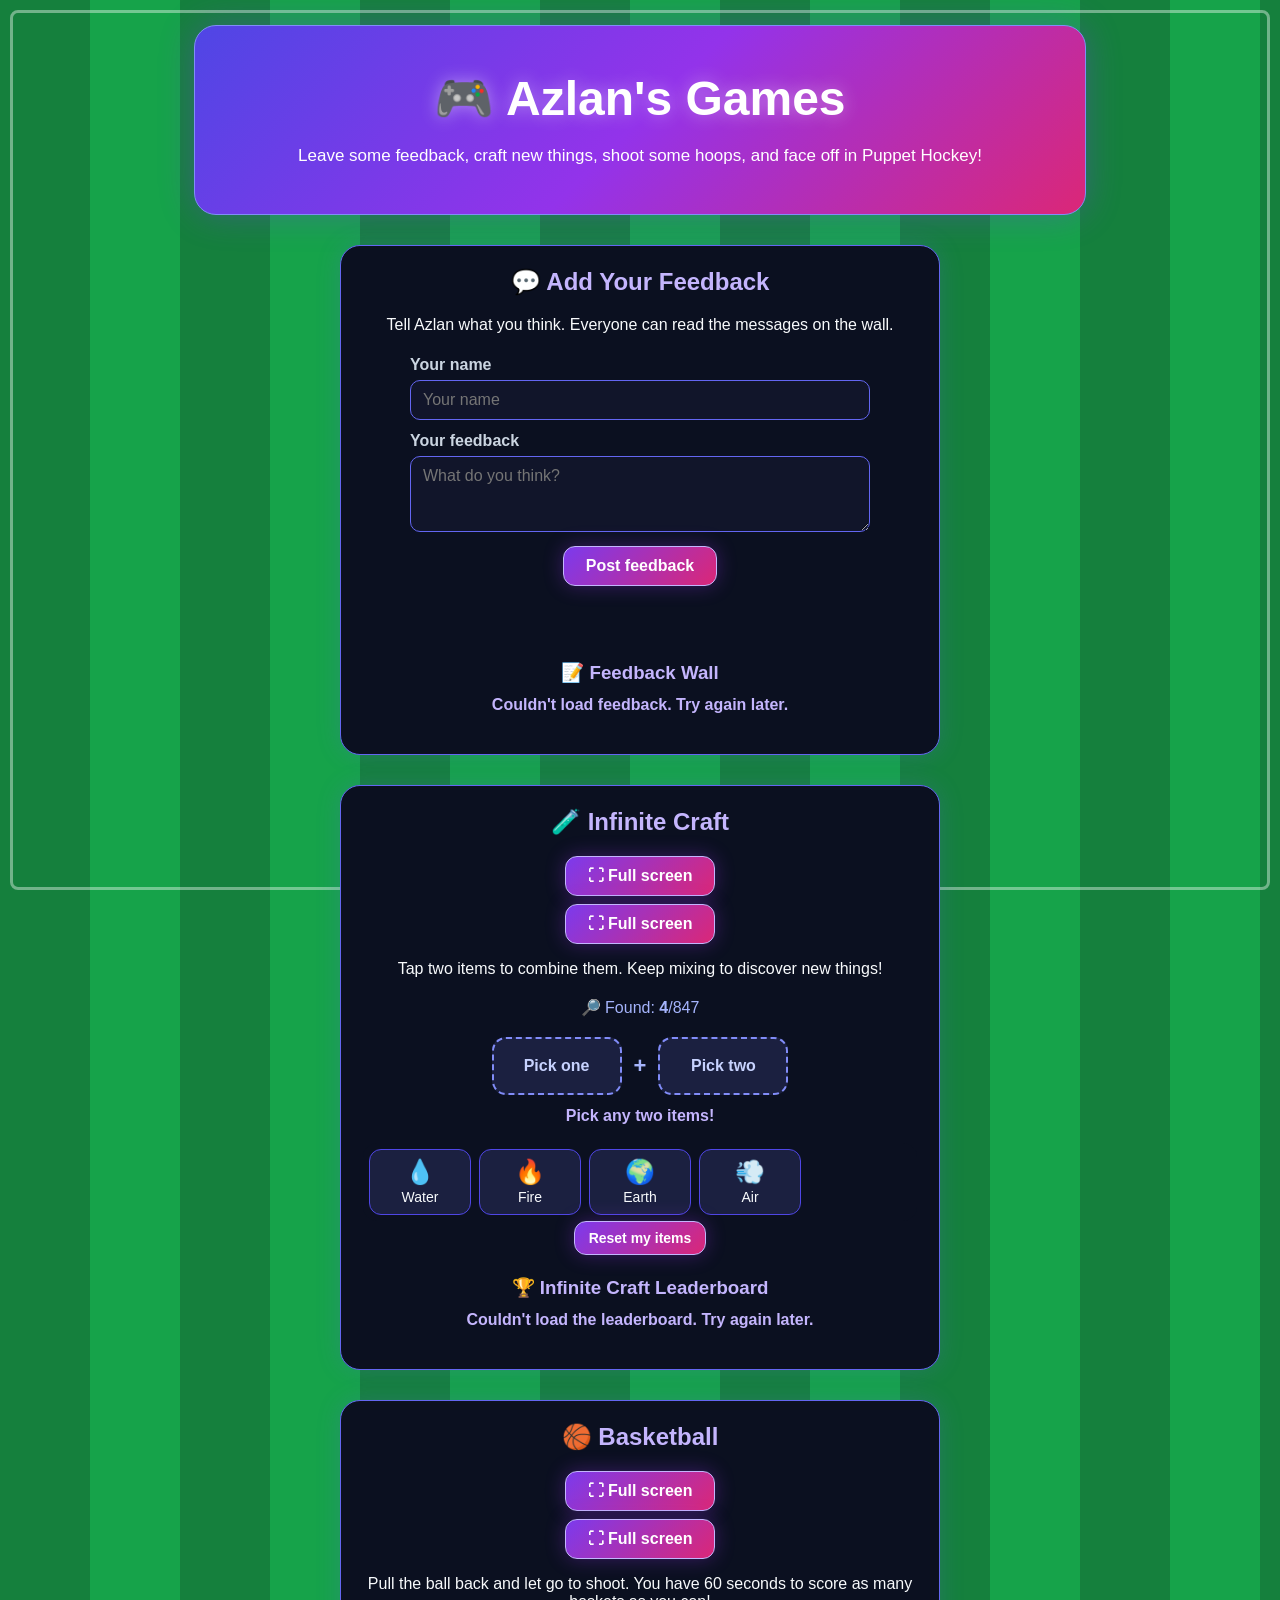
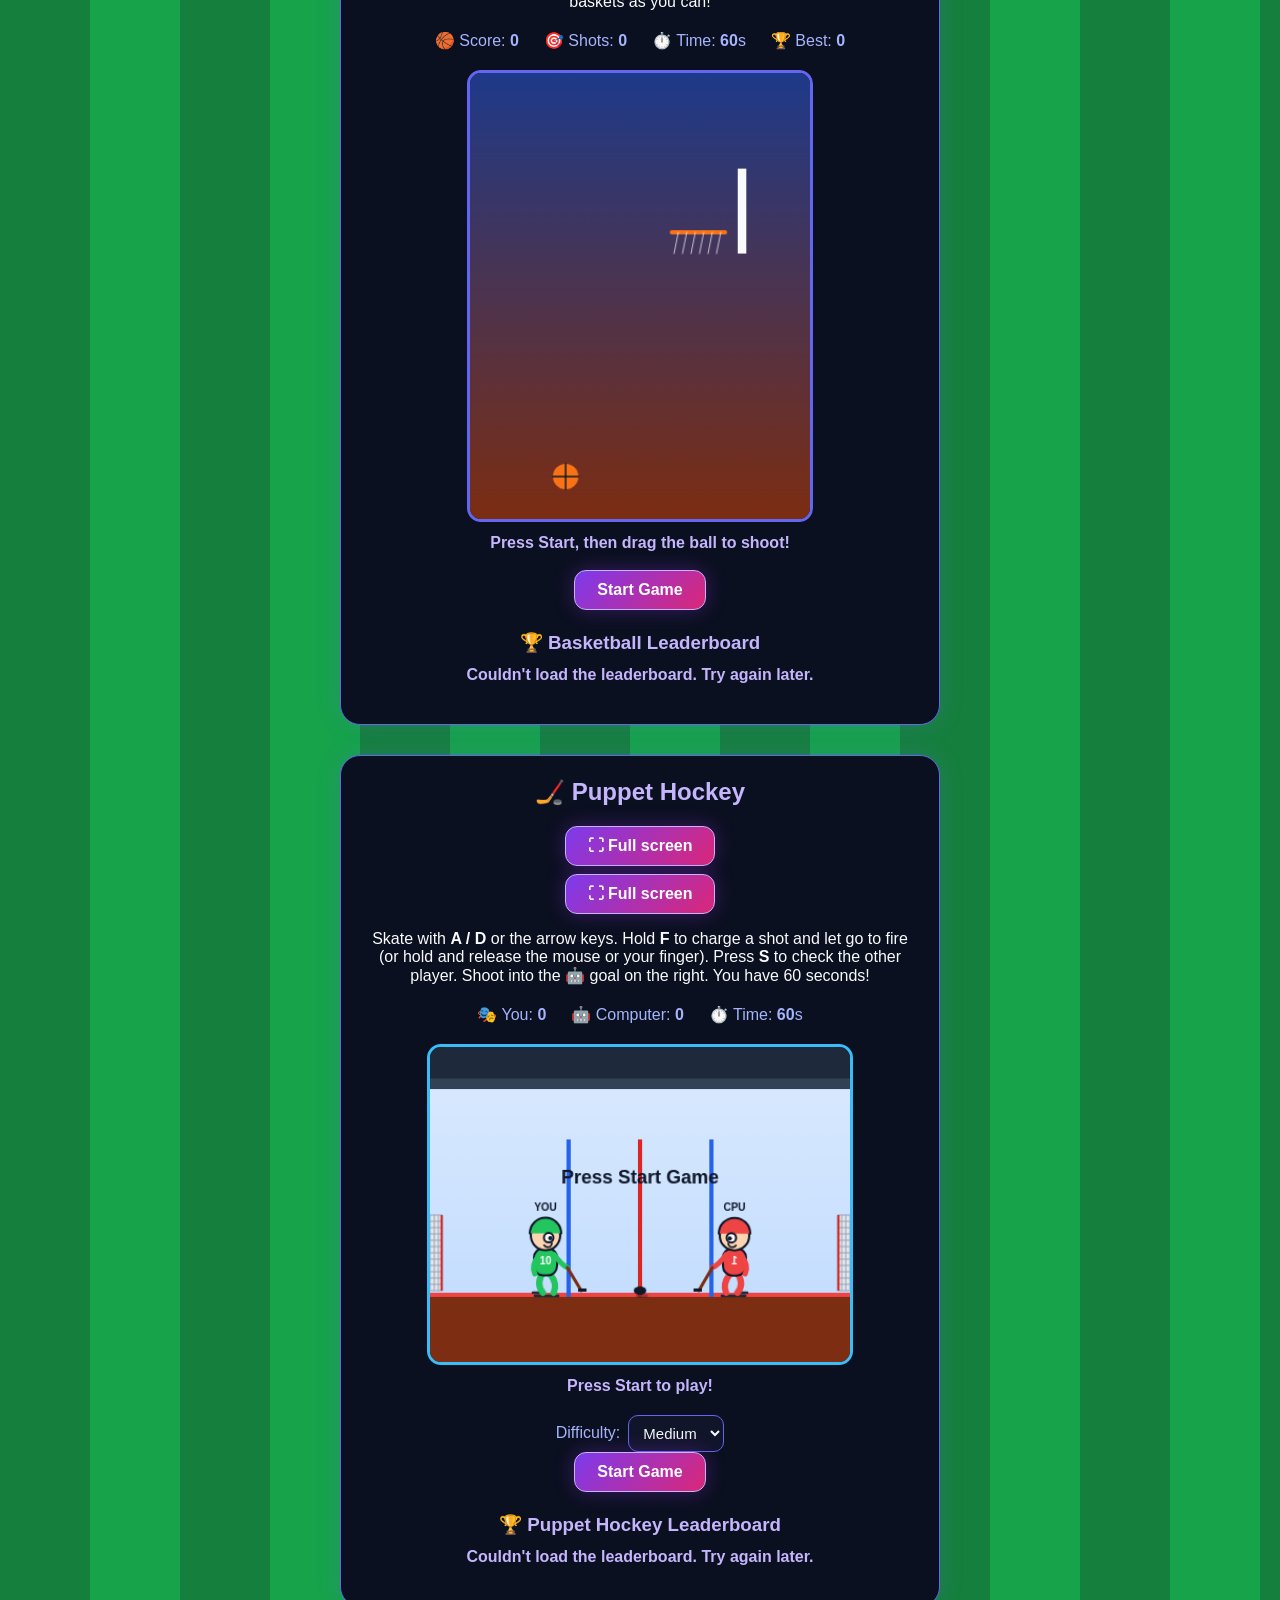
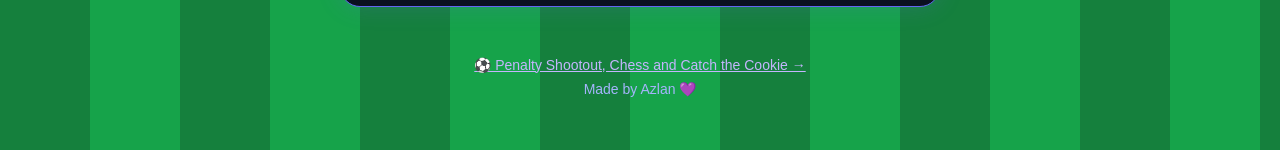
<file: index.html>
<!DOCTYPE html>
<html lang="en">
<head>
  <meta charset="UTF-8">
  <meta name="viewport" content="width=device-width, initial-scale=1.0">
  <title>Azlan's Games</title>
  <link rel="stylesheet" href="style.css?v=10">
  <link rel="stylesheet" href="pitch.css?v=1">
  <link rel="stylesheet" href="morethings/more.css?v=5">
  <link rel="stylesheet" href="fullscreen.css?v=1">
</head>
<body>

  <header>
    <h1>🎮 Azlan's Games</h1>
    <p>Leave some feedback, craft new things, shoot some hoops, and face off in Puppet Hockey!</p>
  </header>

  <!-- 💬 FEEDBACK WALL -->
  <section class="game-card">
    <h2>💬 Add Your Feedback</h2>
    <p>Tell Azlan what you think. Everyone can read the messages on the wall.</p>

    <form id="fbForm" class="fb-form">
      <label for="fbName">Your name</label>
      <input id="fbName" type="text" maxlength="30" placeholder="Your name" autocomplete="nickname">

      <label for="fbMessage">Your feedback</label>
      <textarea id="fbMessage" maxlength="300" rows="3" placeholder="What do you think?"></textarea>

      <button id="fbSubmit" type="submit">Post feedback</button>
      <p id="fbStatus" class="more-message" aria-live="polite"></p>
    </form>

    <h3>📝 Feedback Wall</h3>
    <p id="fbEmpty" class="more-message">Loading…</p>
    <ul id="fbList" class="fb-list"></ul>
  </section>

  <!-- 🧪 INFINITE CRAFT -->
  <section class="game-card">
    <h2>🧪 Infinite Craft</h2>
    <p>Tap two items to combine them. Keep mixing to discover new things!</p>

    <div class="game-stats">
      <span>🔎 Found: <strong id="craftCount">0</strong>/<span id="craftTotal">0</span></span>
    </div>

    <div class="craft-slots">
      <button id="craftA" type="button" class="craft-slot">Pick one</button>
      <span class="craft-plus">+</span>
      <button id="craftB" type="button" class="craft-slot">Pick two</button>
    </div>

    <p id="craftMsg" class="more-message" aria-live="polite">Pick any two items!</p>
    <div id="craftPantry" class="craft-pantry" role="group" aria-label="Your items"></div>
    <button id="craftReset" type="button" class="small-btn">Reset my items</button>

    <form id="crForm" class="fb-form" hidden>
      <label for="crName">You've found <span id="crCount">0</span> items! Enter your first name and last initial (like Bob S.):</label>
      <div class="inline-row">
        <input id="crName" type="text" maxlength="20" placeholder="e.g. Bob S." autocomplete="off">
        <button id="crSubmit" type="submit">Save score</button>
      </div>
      <p id="crFormStatus" class="more-message" aria-live="polite"></p>
    </form>

    <h3>🏆 Infinite Craft Leaderboard</h3>
    <p id="crBoardStatus" class="more-message">Loading…</p>
    <ol id="crBoard" class="leader-list"></ol>

  </section>

  <!-- 🏀 BASKETBALL -->
  <section class="game-card">
    <h2>🏀 Basketball</h2>
    <p>Pull the ball back and let go to shoot. You have 60 seconds to score as many baskets as you can!</p>

    <div class="game-stats">
      <span>🏀 Score: <strong id="bballScore">0</strong></span>
      <span>🎯 Shots: <strong id="bballShots">0</strong></span>
      <span>⏱️ Time: <strong id="bballTime">60</strong>s</span>
      <span>🏆 Best: <strong id="bballBest">0</strong></span>
    </div>

    <canvas id="bballCanvas" class="more-canvas" width="320" height="420"
      aria-label="Basketball. Drag the ball down and let go to shoot."></canvas>

    <p id="bballMessage" class="more-message" aria-live="polite">Press Start, then drag the ball to shoot!</p>
    <button id="bballStart" type="button">Start Game</button>

    <form id="bbForm" class="fb-form" hidden>
      <label for="bbName">You scored <span id="bbYouScore">0</span>! Enter your first name and last initial (like Bob S.):</label>
      <div class="inline-row">
        <input id="bbName" type="text" maxlength="20" placeholder="e.g. Bob S." autocomplete="off">
        <button id="bbSubmit" type="submit">Save score</button>
      </div>
      <p id="bbFormStatus" class="more-message" aria-live="polite"></p>
    </form>

    <h3>🏆 Basketball Leaderboard</h3>
    <p id="bbBoardStatus" class="more-message">Loading…</p>
    <ol id="bbBoard" class="leader-list"></ol>
  </section>

  <!-- 🏒 PUPPET HOCKEY -->
  <section class="game-card">
    <h2>🏒 Puppet Hockey</h2>
    <p>Skate with <strong>A / D</strong> or the arrow keys. Hold <strong>F</strong> to charge a shot and let go to fire (or hold and release the mouse or your finger). Press <strong>S</strong> to check the other player. Shoot into the 🤖 goal on the right. You have 60 seconds!</p>

    <div class="game-stats">
      <span>🎭 You: <strong id="hkYou">0</strong></span>
      <span>🤖 Computer: <strong id="hkAi">0</strong></span>
      <span>⏱️ Time: <strong id="hkTime">60</strong>s</span>
    </div>

    <canvas id="hockeyCanvas" class="more-canvas" width="400" height="300"
      tabindex="0" aria-label="Puppet hockey. Use A and D to skate, hold F to shoot, and S to check."></canvas>

    <p id="hkMessage" class="more-message" aria-live="polite">Press Start to play!</p>
    <div class="level-row">
      <label for="hkLevel">Difficulty:</label>
      <select id="hkLevel">
        <option value="easy">Easy</option>
        <option value="medium" selected>Medium</option>
        <option value="hard">Hard</option>
      </select>
    </div>
    <button id="hkStart" type="button">Start Game</button>

    <form id="hkForm" class="fb-form" hidden>
      <label for="hkName">You scored <span id="hkYouScore">0</span>! Enter your first name and last initial (like Bob S.):</label>
      <div class="inline-row">
        <input id="hkName" type="text" maxlength="20" placeholder="e.g. Bob S." autocomplete="off">
        <button id="hkSubmit" type="submit">Save score</button>
      </div>
      <p id="hkFormStatus" class="more-message" aria-live="polite"></p>
    </form>

    <h3>🏆 Puppet Hockey Leaderboard</h3>
    <p id="hkBoardStatus" class="more-message">Loading…</p>
    <ol id="hkBoard" class="leader-list"></ol>
  </section>

  <footer>
    <p><a href="otherstuff/">⚽ Penalty Shootout, Chess and Catch the Cookie →</a></p>
    <p>Made by Azlan 💜</p>
  </footer>

  <script src="config.js?v=1"></script>
  <script src="fullscreen.js?v=1"></script>
  <script src="board.js?v=1"></script>
  <script src="fullscreen.js?v=1"></script>
  <script src="morethings/more.js?v=4"></script>
  <script src="morethings/craft.js?v=4"></script>
  <script src="morethings/basketball.js?v=2"></script>
  <script src="morethings/hockey.js?v=3"></script>
</body>
</html>
</file>
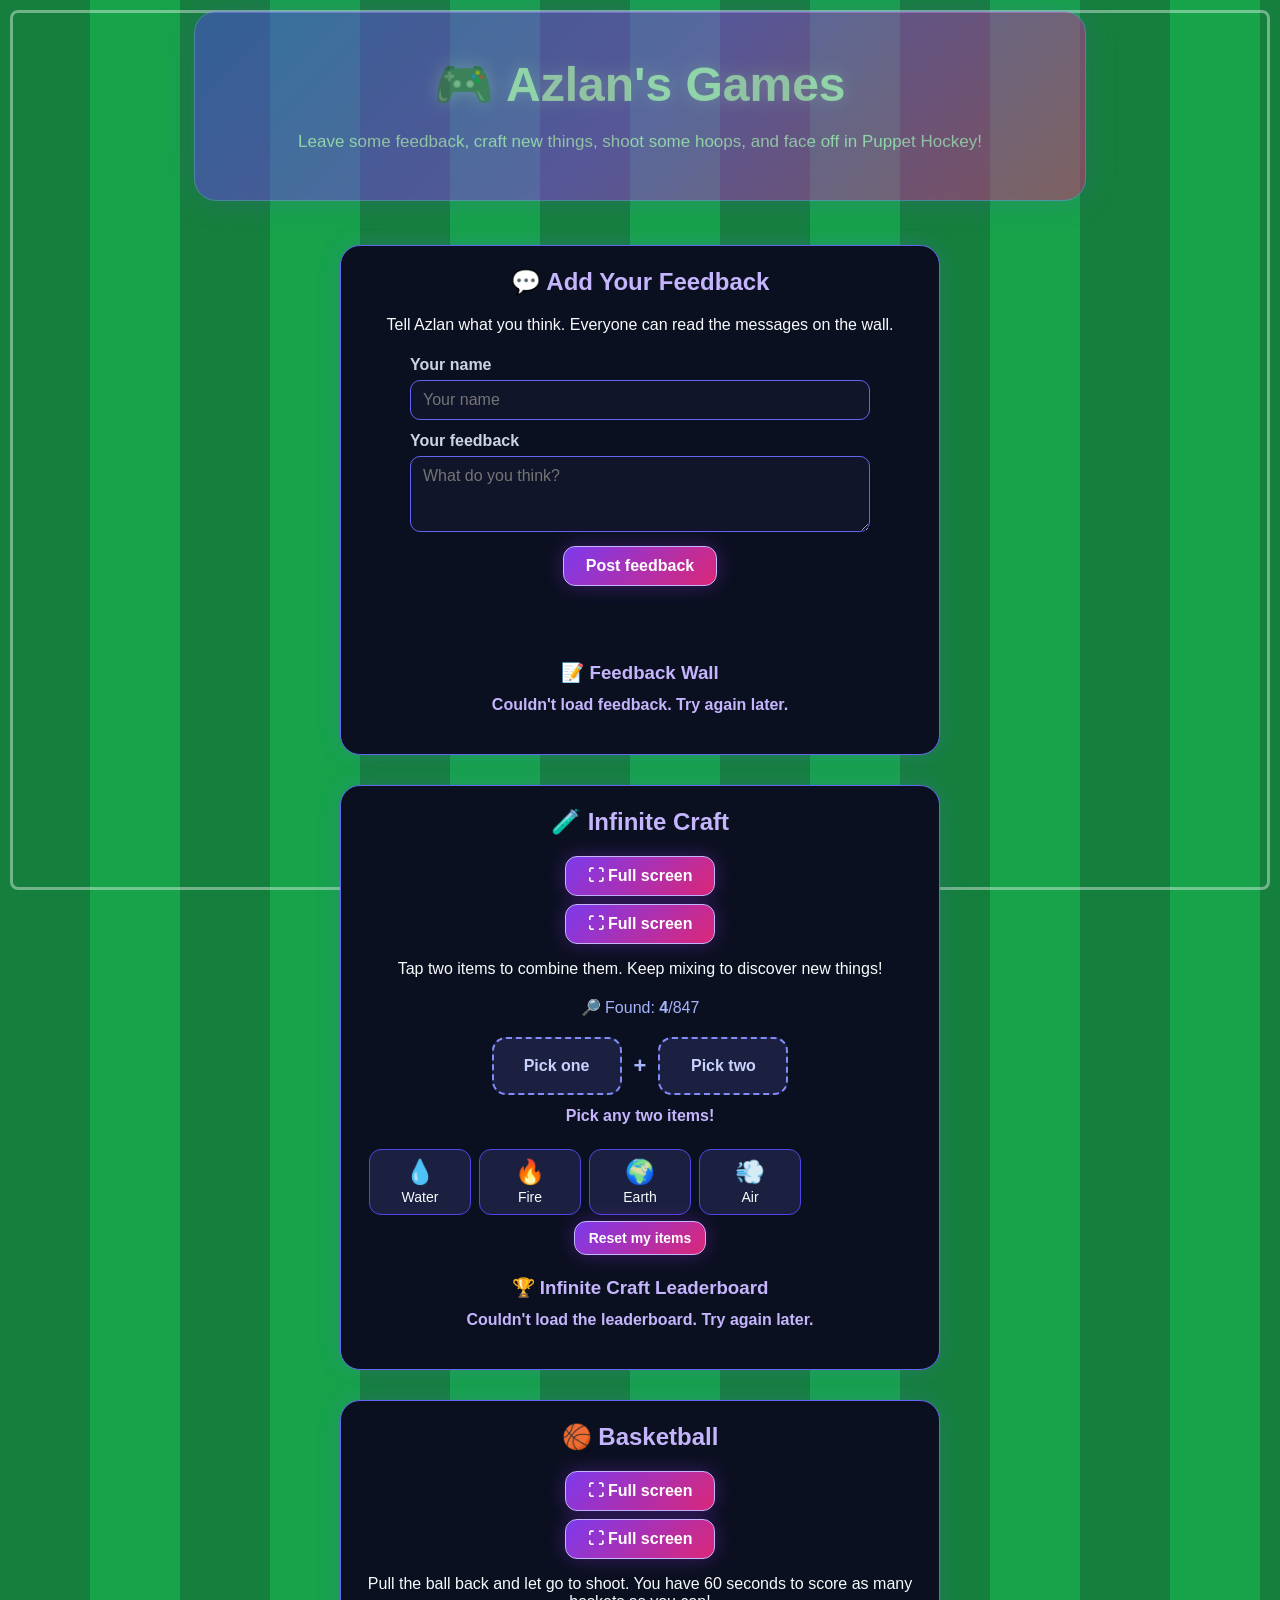
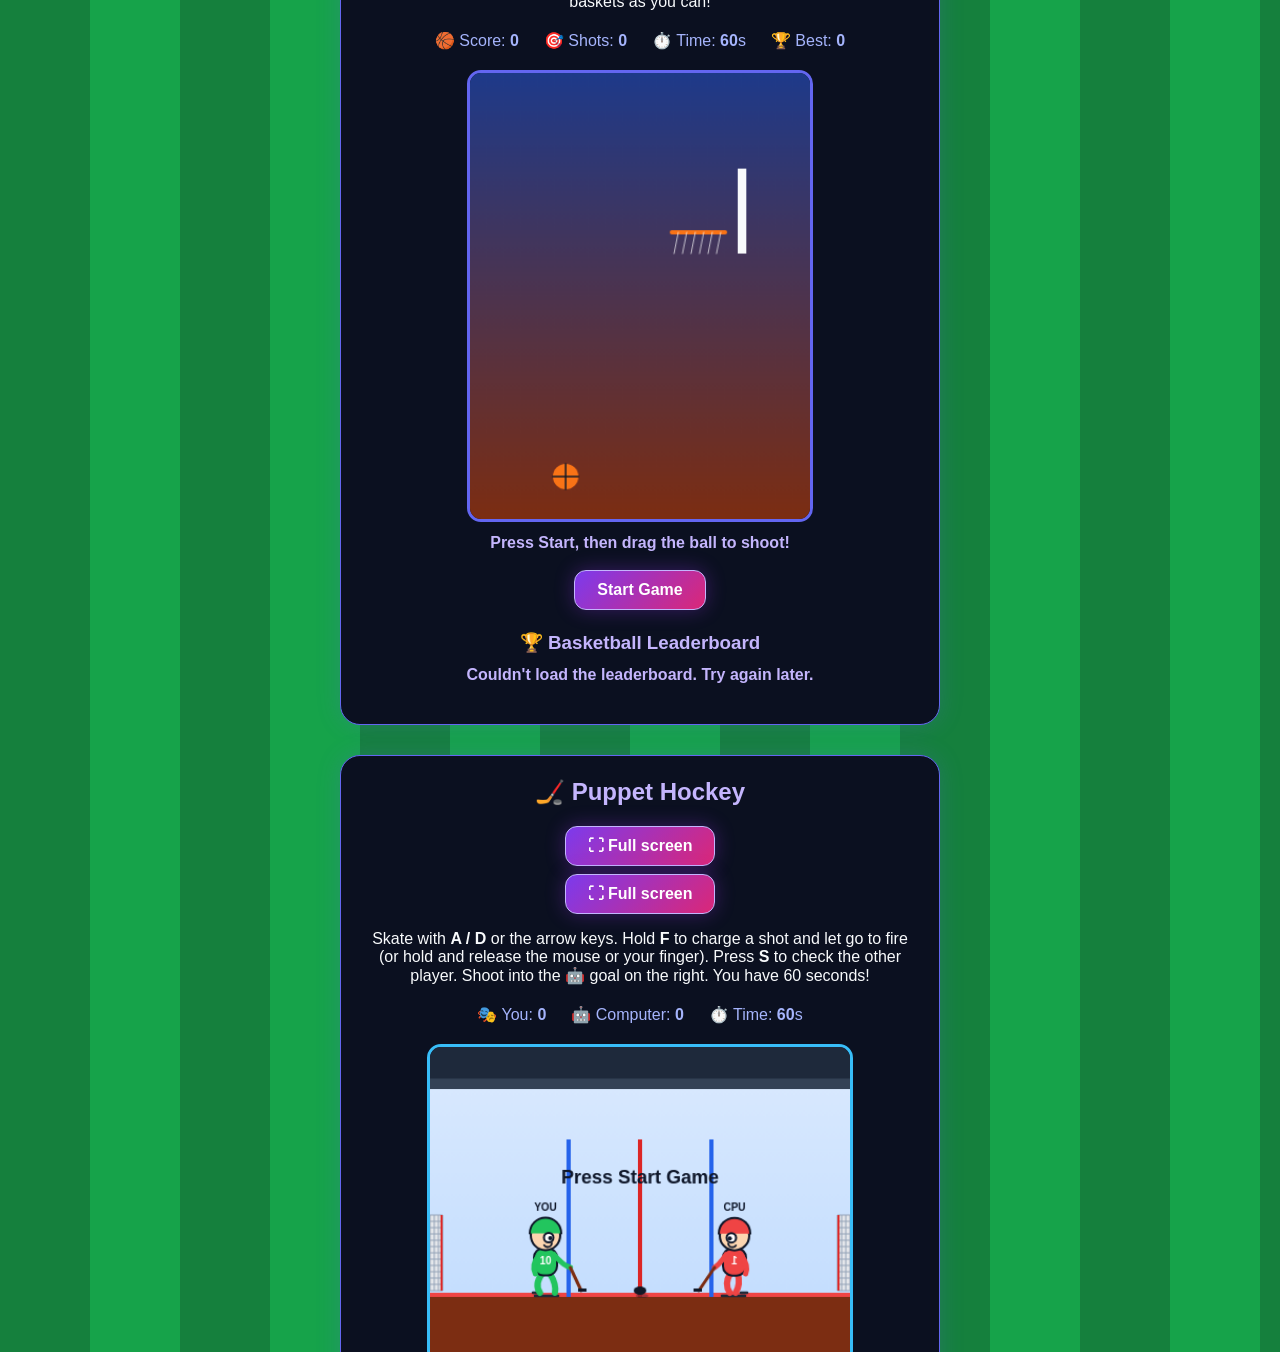
<file: morethings/index.html>
<!DOCTYPE html>
<html lang="en">
<head>
  <meta charset="UTF-8">
  <title>Azlan's Games</title>
  <meta http-equiv="refresh" content="0; url=../">
  <link rel="canonical" href="../">
</head>
<body>
  <p>This page moved. <a href="../">Go to Azlan's Games</a></p>
</body>
</html>
</file>
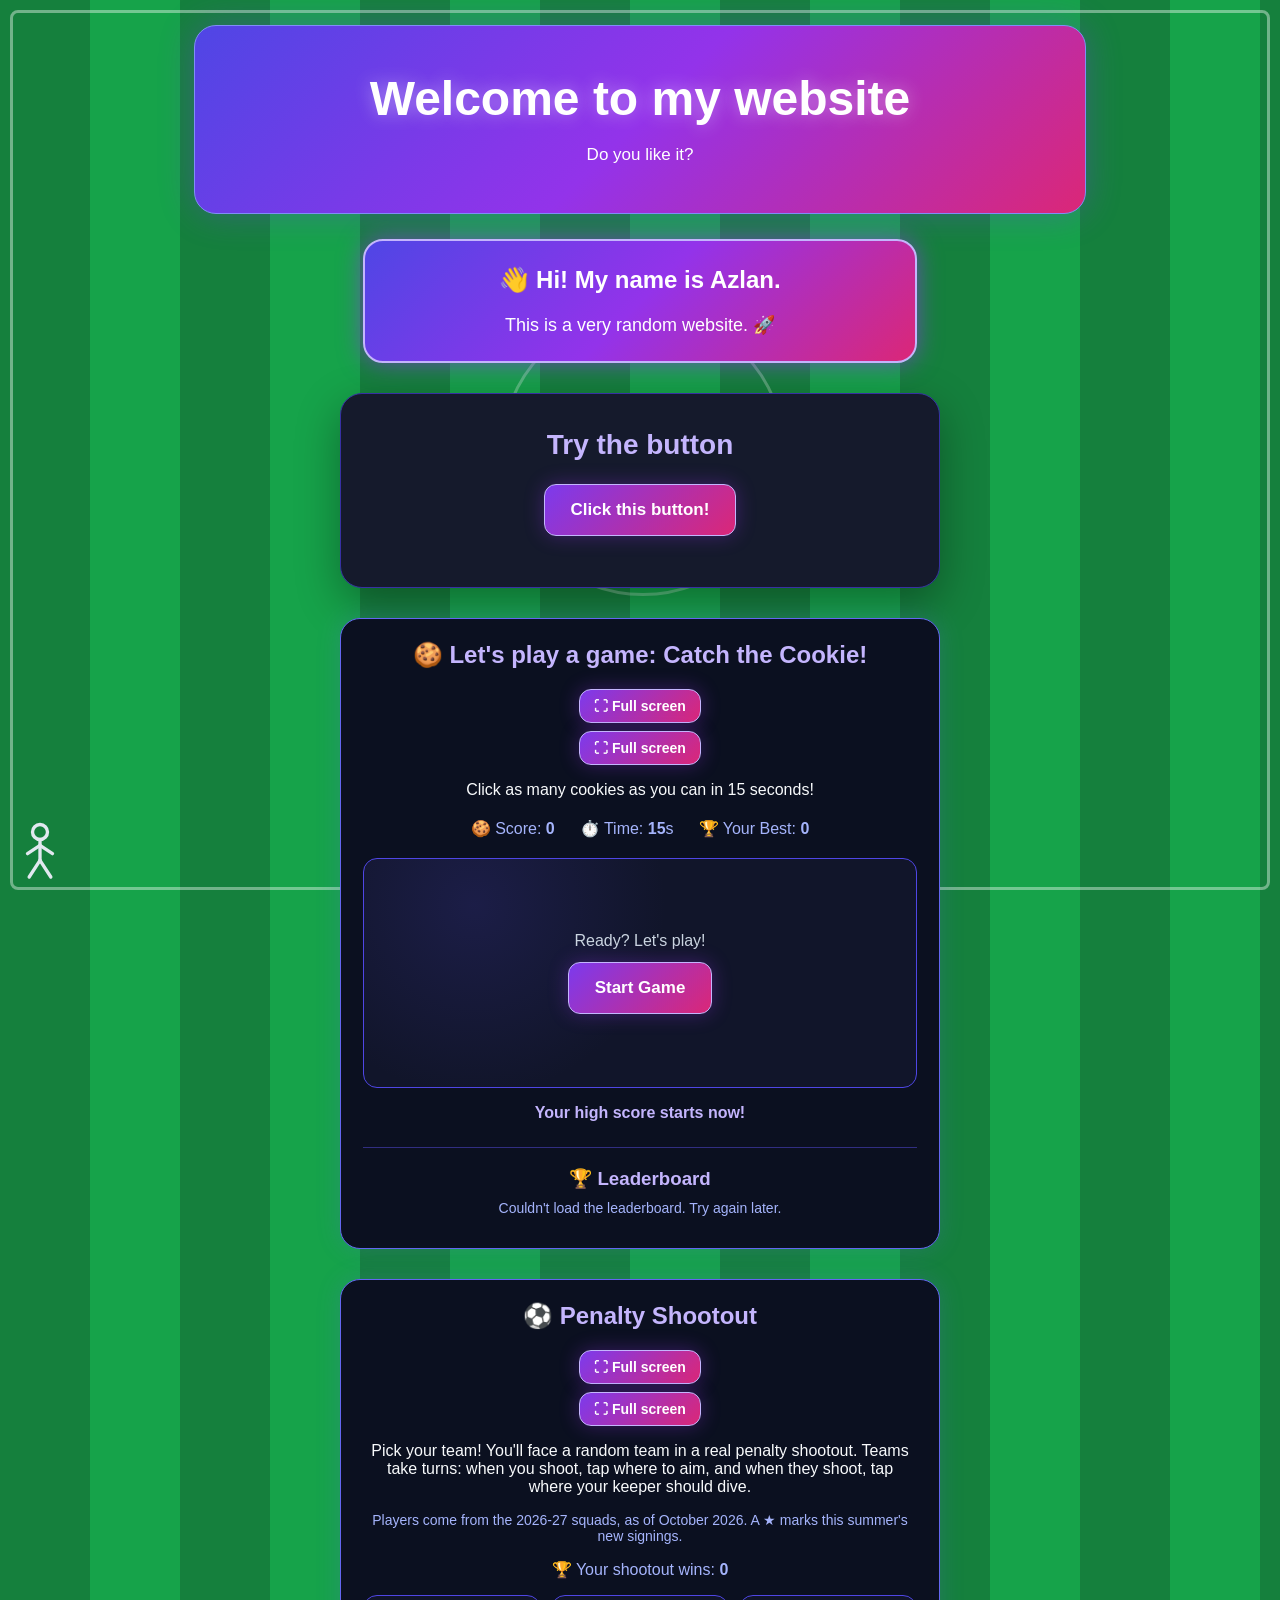
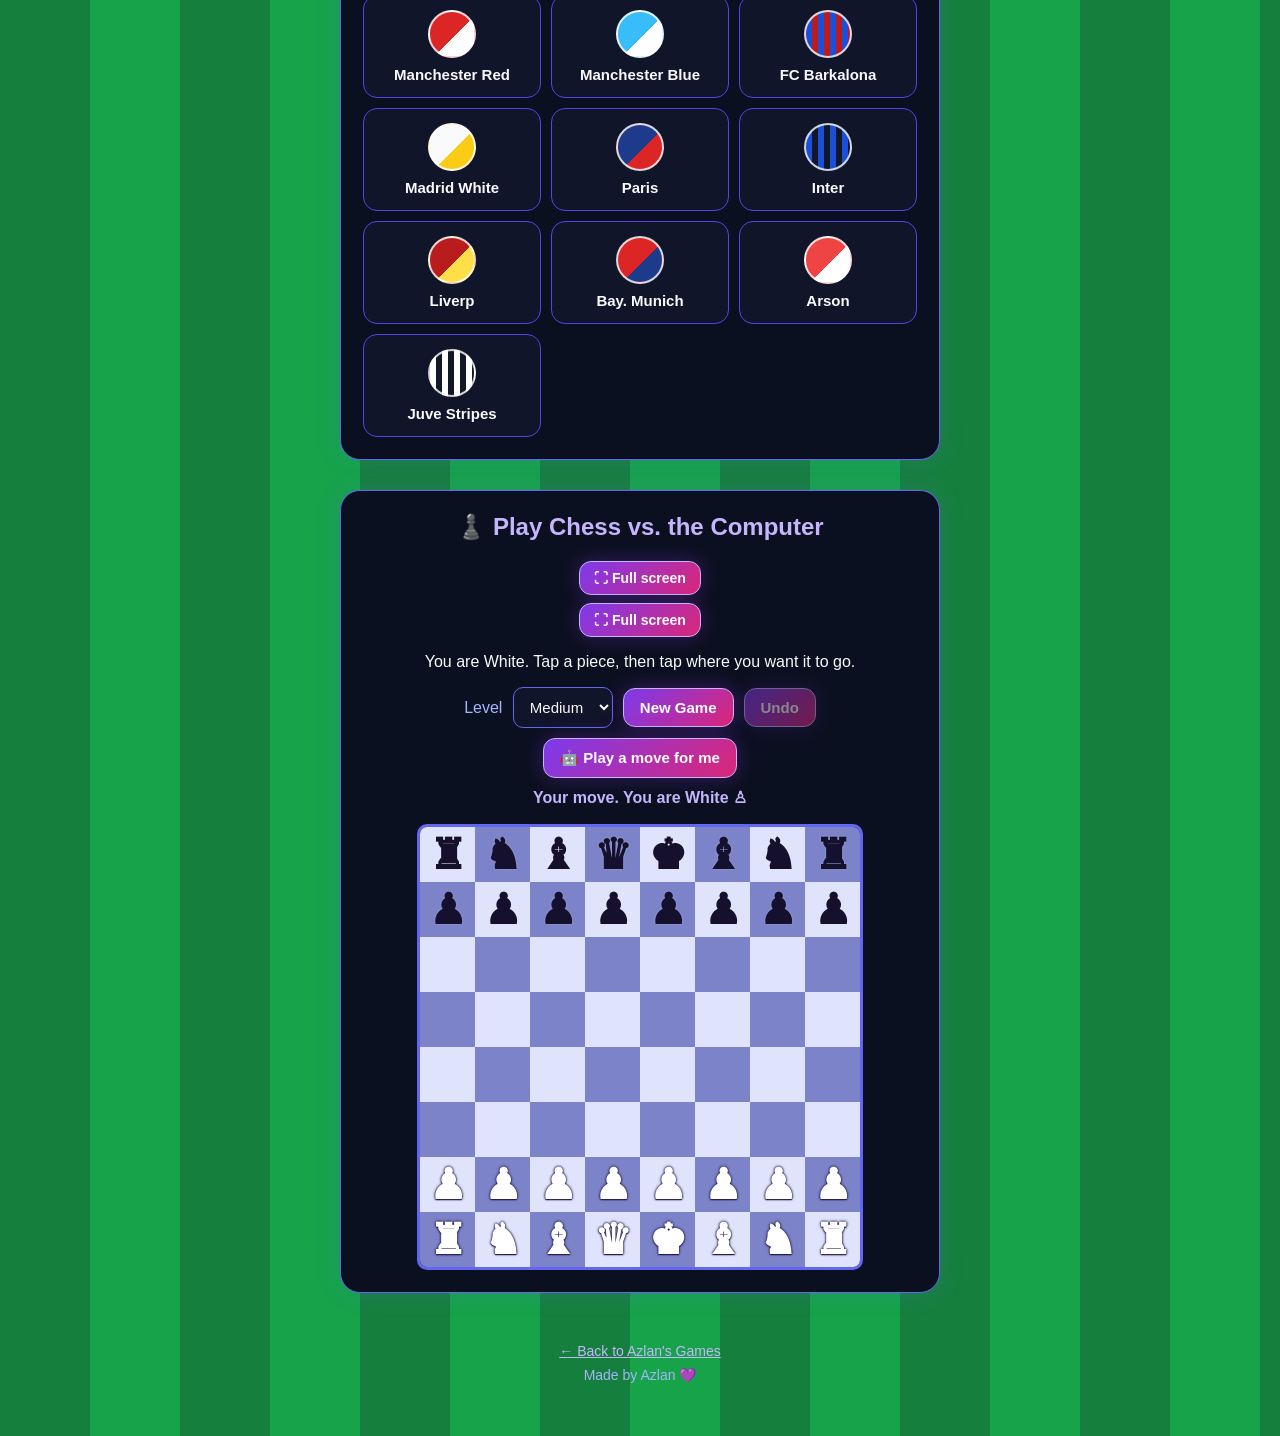
<file: otherstuff/index.html>
<!DOCTYPE html>
<html lang="en">
<head>
  <meta charset="UTF-8">
  <meta name="viewport" content="width=device-width, initial-scale=1.0">
  <title>Azlan's Games</title>
  <link rel="stylesheet" href="../style.css?v=10">
  <link rel="stylesheet" href="../pitch.css?v=1">
  <link rel="stylesheet" href="../fullscreen.css?v=1">
</head>
<body>

  <header>
    <h1>Welcome to my website</h1>
    <p>Do you like it?</p>
  </header>

  <div class="azlan-box">
    <h2>👋 Hi! My name is Azlan.</h2>
    <p>This is a very random website. 🚀</p>
  </div>

  <main>
    <h2>Try the button</h2>
    <button id="myButton">Click this button!</button>
    <p id="message" aria-live="polite"></p>
  </main>

  <section class="game-card">
    <h2>🍪 Let's play a game: Catch the Cookie!</h2>
    <p>Click as many cookies as you can in 15 seconds!</p>

    <div class="game-stats">
      <span>🍪 Score: <strong id="gameScore">0</strong></span>
      <span>⏱️ Time: <strong id="gameTime">15</strong>s</span>
      <span>🏆 Your Best: <strong id="gameHighScore">0</strong></span>
    </div>

    <div id="gameArena" class="game-arena">
      <p id="gameHint">Ready? Let's play!</p>
      <button id="startGame">Start Game</button>
      <button id="starTarget" class="game-star"
        aria-label="Catch the cookie" hidden>🍪</button>
    </div>

    <p id="gameResult" aria-live="polite">
      Your high score starts now!
    </p>

    <form id="scoreForm" class="score-form" hidden>
      <label for="playerName">Add your score (first name and last initial, like Bob S.):</label>
      <div class="score-form-row">
        <input id="playerName" type="text" maxlength="20" required
          placeholder="e.g. Bob S." autocomplete="off">
        <button type="submit">Submit score</button>
      </div>
    </form>

    <div class="leaderboard">
      <h3>🏆 Leaderboard</h3>
      <p id="leaderboardStatus" class="leaderboard-status">Loading...</p>
      <ol id="leaderboardList"></ol>
    </div>
  </section>

  <section class="game-card soccer-card">
    <h2>⚽ Penalty Shootout</h2>

    <div id="soccerPicker">
      <p>Pick your team! You'll face a random team in a real penalty shootout. Teams take turns: when you shoot, tap where to aim, and when they shoot, tap where your keeper should dive.</p>
      <p class="soccer-note">Players come from the 2026-27 squads, as of October 2026. A ★ marks this summer's new signings.</p>
      <p class="soccer-record">🏆 Your shootout wins: <strong id="soccerWins">0</strong></p>
      <div id="soccerTeams" class="soccer-teams"></div>
    </div>

    <div id="soccerMatch" hidden>
      <div id="soccerBoard" class="soccer-board"></div>

      <canvas id="soccerCanvas" class="soccer-canvas" width="400" height="300" tabindex="0"
        aria-label="Penalty shootout field. Tap or click inside the goal to shoot or dive, or use the arrow keys to aim and Enter to confirm."></canvas>

      <p id="soccerMessage" class="soccer-message" aria-live="polite"></p>

      <div class="soccer-actions">
        <button id="soccerAgain" type="button" hidden>Play Again</button>
        <button id="soccerChange" type="button">Change Team</button>
      </div>
    </div>
  </section>

  <section class="game-card chess-card">
    <h2>♟️ Play Chess vs. the Computer</h2>
    <p>You are White. Tap a piece, then tap where you want it to go.</p>

    <div class="chess-controls">
      <label>Level
        <select id="chessLevel">
          <option value="1">Easy</option>
          <option value="3" selected>Medium</option>
          <option value="4">Hard</option>
        </select>
      </label>
      <button id="chessNew" type="button">New Game</button>
      <button id="chessUndo" type="button">Undo</button>
      <button id="chessAuto" type="button">🤖 Play a move for me</button>
    </div>

    <p id="chessStatus" class="chess-status" aria-live="polite">Loading...</p>
    <div id="chessBoard" class="chess-board" role="group" aria-label="Chess board"></div>
  </section>

  <footer>
    <p><a href="../">← Back to Azlan's Games</a></p>
    <p>Made by Azlan 💜</p>
  </footer>

  <button id="stickMan" class="stickman" aria-label="Stick man. Tap him and he runs to another corner.">
    <svg viewBox="0 0 48 72" width="40" height="60" aria-hidden="true"
      fill="none" stroke="currentColor" stroke-width="4" stroke-linecap="round" stroke-linejoin="round">
      <circle cx="24" cy="12" r="9"/>
      <path d="M24 21 V46"/>
      <path d="M24 28 L9 38"/>
      <path d="M24 28 L39 38"/>
      <path d="M24 46 L11 66"/>
      <path d="M24 46 L37 66"/>
    </svg>
  </button>

  <script src="../config.js?v=1"></script>
  <script src="../fullscreen.js?v=1"></script>
  <script src="../board.js?v=1"></script>
  <script src="../fullscreen.js?v=1"></script>
  <script src="../script.js?v=7"></script>
  <script src="../soccer.js?v=4"></script>
  <script src="../chess.js?v=1"></script>
</body>
</html>
</file>
<file: style.css>
/* 🌌 COOL DARK BACKGROUND */
body {
  margin: 0;
  min-height: 100vh;
  padding: 25px 16px;
  box-sizing: border-box;
  font-family: Arial, sans-serif;
  text-align: center;
  color: #f8fafc;
  background:
    radial-gradient(ellipse at top left, #312e81 0%, transparent 45%),
    radial-gradient(ellipse at bottom right, #701a75 0%, transparent 45%),
    #080b18;
  background-attachment: fixed;
}

/* 🚀 GRADIENT HEADER */
header {
  max-width: 850px;
  margin: 0 auto;
  padding: 45px 20px;
  color: white;
  border: 1px solid #818cf8;
  border-radius: 22px;
  background: linear-gradient(135deg, #4f46e5, #9333ea, #db2777);
  box-shadow: 0 0 35px #7c3aed55;
  animation: slideIn 1s ease-out;
}

header h1 {
  font-size: clamp(28px, 5vw, 48px);
  margin: 0 0 15px;
  text-shadow: 0 0 18px #ffffff66;
}

header p {
  margin: 0;
  font-size: 17px;
  line-height: 1.6;
}

/* ✨ MAIN CONTENT CARD */
main {
  box-sizing: border-box;
  width: 100%;
  max-width: 600px;
  margin: 30px auto;
  padding: 35px 24px;
  color: #e2e8f0;
  background: #151a2c;
  border: 1px solid #3730a3;
  border-radius: 22px;
  box-shadow: 0 15px 45px #00000055;
  animation: fadeIn 0.8s ease-out;
}

main h2 {
  margin-top: 0;
  color: #c4b5fd;
  font-size: 28px;
}

main p {
  line-height: 1.8;
}

/* 💜 SUPER BUTTON */
button {
  padding: 15px 26px;
  border: 1px solid #c4b5fd;
  border-radius: 12px;
  background: linear-gradient(135deg, #7c3aed, #db2777);
  color: white;
  font-size: 17px;
  font-weight: bold;
  cursor: pointer;
  box-shadow: 0 0 20px #9333ea55;
  transition: transform 0.2s ease, box-shadow 0.2s ease;
}

button:hover {
  transform: scale(1.08);
  box-shadow: 0 0 30px #c084fcaa;
}

button:active {
  transform: scale(0.96);
}

button:focus-visible {
  outline: 3px solid #fde68a;
  outline-offset: 3px;
}

/* 🎉 BOUNCE ANIMATION */
button.bounce {
  animation: bounce 0.45s ease;
}

@keyframes bounce {
  0%, 100% { transform: scale(1); }
  35% { transform: scale(1.3); }
  65% { transform: scale(0.9); }
}

/* 🌠 SMOOTH APPEARANCES */
@keyframes slideIn {
  from {
    opacity: 0;
    transform: translateY(-30px);
  }
  to {
    opacity: 1;
    transform: translateY(0);
  }
}

@keyframes fadeIn {
  from {
    opacity: 0;
    transform: translateY(20px);
  }
  to {
    opacity: 1;
    transform: translateY(0);
  }
}

/* 👋 INTRO BOX */
.azlan-box {
  max-width: 500px;
  margin: 25px auto;
  padding: 25px;
  text-align: center;
  color: white;
  background: linear-gradient(135deg, #4f46e5, #9333ea, #db2777);
  border: 2px solid #c4b5fd;
  border-radius: 20px;
  box-shadow: 0 0 25px #9333eaaa;
  transition: transform 0.3s ease, box-shadow 0.3s ease;
}

.azlan-box:hover {
  transform: translateY(-5px);
  box-shadow: 0 0 35px #c084fc;
}

.azlan-box h2 {
  margin-top: 0;
  color: white;
}

.azlan-box p {
  margin-bottom: 0;
  font-size: 18px;
}

/* 🎮 GAME CARD */
.game-card {
  margin: 30px auto;
  padding: 22px;
  box-sizing: border-box;
  width: 100%;
  max-width: 600px;
  border: 1px solid #6366f1;
  border-radius: 20px;
  background: #0b1020;
  color: #f8fafc;
  box-shadow: 0 0 25px #6366f133;
}

.game-card h2 {
  margin-top: 0;
  color: #c4b5fd;
  text-align: center;
}

.game-stats {
  display: flex;
  justify-content: center;
  gap: 25px;
  flex-wrap: wrap;
  margin: 20px 0;
  color: #a5b4fc;
}

/* ⭐ GAME PLAYING AREA */
.game-arena {
  position: relative;
  height: 230px;
  overflow: hidden;
  box-sizing: border-box;
  border: 1px solid #4f46e5;
  border-radius: 14px;
  background:
    radial-gradient(circle at 20% 20%, #312e8155, transparent 40%),
    #11152a;
  display: flex;
  flex-direction: column;
  justify-content: center;
  align-items: center;
  gap: 12px;
}

#gameHint {
  margin: 0;
  color: #cbd5e1;
  text-align: center;
  padding: 0 8px;
}

#gameResult {
  text-align: center;
  color: #c4b5fd;
  font-weight: bold;
  overflow-wrap: anywhere;
}

/* 🍪 THE MOVING COOKIE */
#starTarget.game-star {
  position: absolute;
  z-index: 2;
  padding: 8px;
  border: 1px solid #d6a15f;
  border-radius: 50%;
  background: #5b3a1e;
  font-size: 27px;
  line-height: 1.2;
  box-shadow: 0 0 20px #f59e0baa;
  cursor: pointer;
  touch-action: manipulation;
}

#starTarget.game-star:hover {
  background: #7a4e28;
  box-shadow: 0 0 28px #f59e0b;
}

/* 😋 MUNCHING ANIMATION */
.cookie-ghost {
  position: absolute;
  z-index: 3;
  box-sizing: content-box;
  padding: 8px;
  border: 1px solid #d6a15f;
  border-radius: 50%;
  background: #5b3a1e;
  font-size: 27px;
  line-height: 1.2;
  pointer-events: none;
  animation: munch 0.5s ease-in forwards;
}

@keyframes munch {
  0%   { transform: scale(1, 1) rotate(0); opacity: 1; }
  15%  { transform: scale(1.25, 0.7) rotate(-8deg); }
  30%  { transform: scale(0.85, 1.15) rotate(6deg); }
  45%  { transform: scale(1.2, 0.75) rotate(-6deg); }
  65%  { transform: scale(0.7, 0.8) rotate(4deg); opacity: 1; }
  100% { transform: scale(0, 0) rotate(0); opacity: 0; }
}

.cookie-crumb {
  position: absolute;
  z-index: 3;
  width: 6px;
  height: 6px;
  margin: -3px 0 0 -3px;
  border-radius: 50%;
  background: #c68642;
  pointer-events: none;
  animation: crumb 0.6s ease-out forwards;
}

@keyframes crumb {
  from { transform: translate(0, 0) scale(1); opacity: 1; }
  to   { transform: translate(var(--dx), var(--dy)) scale(0.4); opacity: 0; }
}

.cookie-nom {
  position: absolute;
  z-index: 4;
  transform: translateX(-50%);
  color: #fde68a;
  font-size: 15px;
  font-weight: bold;
  pointer-events: none;
  animation: nom 0.7s ease-out forwards;
}

@keyframes nom {
  from { transform: translate(-50%, 0); opacity: 1; }
  to   { transform: translate(-50%, -28px); opacity: 0; }
}

/* Keep hidden game pieces hidden even though buttons set display */
#gameArena [hidden] {
  display: none !important;
}

/* 🏅 LEADERBOARD */
.score-form {
  margin: 20px 0;
  color: #cbd5e1;
}

.score-form-row {
  display: flex;
  justify-content: center;
  gap: 10px;
  flex-wrap: wrap;
  margin-top: 10px;
}

.score-form input {
  flex: 1 1 160px;
  max-width: 260px;
  padding: 12px 14px;
  border: 1px solid #6366f1;
  border-radius: 12px;
  background: #11152a;
  color: #f8fafc;
  font-size: 16px;
}

.score-form input:focus-visible {
  outline: 3px solid #fde68a;
  outline-offset: 2px;
}

.score-form button {
  padding: 12px 20px;
  font-size: 16px;
}

.score-form button:disabled {
  opacity: 0.6;
  cursor: wait;
}

.leaderboard {
  margin-top: 25px;
  padding-top: 20px;
  border-top: 1px solid #312e81;
}

.leaderboard h3 {
  margin: 0 0 10px;
  color: #c4b5fd;
}

.leaderboard-status {
  margin: 0 0 10px;
  color: #a5b4fc;
  font-size: 14px;
}

.leaderboard ol {
  max-width: 340px;
  margin: 0 auto;
  padding-left: 28px;
  text-align: left;
  color: #e2e8f0;
}

.leaderboard li {
  padding: 6px 0;
}

.leaderboard li::marker {
  color: #a5b4fc;
  font-weight: bold;
}

.leaderboard li span {
  display: inline-block;
  max-width: 70%;
  overflow-wrap: anywhere;
  vertical-align: top;
}

.leaderboard li strong {
  float: right;
  color: #fde68a;
}

/* ⚽ SOCCER PENALTY SHOOTOUT */
.soccer-note {
  color: #a5b4fc;
  font-size: 14px;
}

.soccer-record {
  color: #a5b4fc;
}

.soccer-teams {
  display: grid;
  grid-template-columns: repeat(auto-fill, minmax(135px, 1fr));
  gap: 10px;
  margin-top: 14px;
}

/* Team buttons: undo the big purple button look */
.soccer-card .team-btn {
  display: flex;
  flex-direction: column;
  align-items: center;
  gap: 8px;
  padding: 14px 8px;
  border: 1px solid #4f46e5;
  border-radius: 14px;
  background: #11152a;
  box-shadow: none;
  color: #f8fafc;
  font-size: 15px;
}

.soccer-card .team-btn:hover {
  transform: scale(1.04);
  background: #1b2040;
  box-shadow: 0 0 18px #6366f155;
}

.crest {
  display: inline-block;
  flex: none;
  width: 22px;
  height: 22px;
  border: 2px solid #ffffffcc;
  border-radius: 50%;
}

.crest.big {
  width: 44px;
  height: 44px;
}

.soccer-board {
  margin: 14px auto 12px;
  max-width: 480px;
}

.soccer-row {
  display: flex;
  align-items: center;
  gap: 8px;
  margin-bottom: 8px;
  padding: 8px 10px;
  border: 1px solid #312e81;
  border-radius: 12px;
  background: #11152a;
  text-align: left;
}

.soccer-row.active {
  border-color: #facc15;
  box-shadow: 0 0 14px #facc1544;
}

.soccer-name {
  flex: 1;
  min-width: 0;
  font-weight: bold;
  font-size: 15px;
  overflow-wrap: anywhere;
}

.soccer-dots {
  font-size: 14px;
  letter-spacing: 1px;
  white-space: nowrap;
}

.soccer-score {
  min-width: 1.4em;
  color: #fde047;
  font-size: 24px;
  text-align: right;
}

.soccer-canvas {
  display: block;
  width: 100%;
  max-width: 480px;
  height: auto;
  aspect-ratio: 4 / 3;
  margin: 0 auto;
  border: 3px solid #16a34a;
  border-radius: 14px;
  background: #15803d;
  cursor: crosshair;
  touch-action: manipulation;
}

.soccer-canvas:focus-visible {
  outline: 3px solid #fde68a;
  outline-offset: 3px;
}

.soccer-message {
  min-height: 3em;
  margin: 12px 0;
  color: #c4b5fd;
  font-weight: bold;
}

.soccer-actions {
  display: flex;
  justify-content: center;
  flex-wrap: wrap;
  gap: 10px;
}

.soccer-actions button {
  padding: 10px 18px;
  font-size: 15px;
}

@media (max-width: 480px) {
  .soccer-dots {
    font-size: 11px;
    letter-spacing: 0;
  }
}

/* ♟️ CHESS */
.chess-controls {
  display: flex;
  justify-content: center;
  align-items: center;
  flex-wrap: wrap;
  gap: 10px;
  margin: 16px 0 8px;
  color: #a5b4fc;
}

.chess-controls select {
  margin-left: 6px;
  padding: 10px 12px;
  border: 1px solid #6366f1;
  border-radius: 10px;
  background: #11152a;
  color: #f8fafc;
  font-size: 15px;
}

.chess-controls button {
  padding: 10px 16px;
  font-size: 15px;
}

.chess-controls button:disabled {
  opacity: 0.5;
  cursor: not-allowed;
}

.chess-status {
  min-height: 1.5em;
  margin: 10px 0;
  color: #c4b5fd;
  font-weight: bold;
}

.chess-board {
  display: grid;
  grid-template-columns: repeat(8, 1fr);
  width: 100%;
  max-width: 440px;
  margin: 12px auto 0;
  border: 3px solid #6366f1;
  border-radius: 10px;
  overflow: hidden;
  container-type: inline-size;
}

/* Squares are buttons, so undo the big purple button look from above */
.chess-board .sq {
  position: relative;
  display: flex;
  align-items: center;
  justify-content: center;
  aspect-ratio: 1;
  padding: 0;
  border: none;
  border-radius: 0;
  background-image: none;
  box-shadow: none;
  transition: none;
  font-size: 32px;
  font-size: 9.5cqw;
  line-height: 1;
  cursor: pointer;
}

.chess-board .sq:hover,
.chess-board .sq:active {
  transform: none;
  box-shadow: none;
}

.chess-board .sq.light { background-color: #dfe3fb; }
.chess-board .sq.dark { background-color: #7c83c9; }

.chess-board .sq.last {
  background-image: linear-gradient(#facc1559, #facc1559);
}

.chess-board .sq.check {
  background-image: radial-gradient(circle, #ef4444f2 0%, #ef444400 72%);
}

.chess-board .sq.selected {
  box-shadow: inset 0 0 0 4px #facc15;
}

.chess-board .sq.target::after {
  content: "";
  position: absolute;
  width: 28%;
  height: 28%;
  border-radius: 50%;
  background: #facc15cc;
  pointer-events: none;
}

.chess-board .sq.target.capture::after {
  width: 88%;
  height: 88%;
  background: transparent;
  border: 4px solid #facc15e6;
}

.chess-board .sq:focus-visible {
  outline: 3px solid #fde68a;
  outline-offset: -3px;
}

.piece {
  pointer-events: none;
}

.piece.w {
  color: #ffffff;
  text-shadow: 0 0 2px #1e1b4b, 0 0 3px #1e1b4b, 0 1px 1px #1e1b4b;
}

.piece.b {
  color: #14102e;
  text-shadow: 0 0 2px #ffffff55;
}

/* 🕴️ STICK MAN */
.stickman {
  --x: 12px;
  --y: calc(100dvh - 72px);
  position: fixed;
  top: 0;
  left: 0;
  z-index: 10;
  padding: 6px 8px;
  border: none;
  border-radius: 12px;
  background: transparent;
  box-shadow: none;
  color: #e2e8f0;
  line-height: 0;
  transform: translate(var(--x), var(--y));
  transition: transform 0.7s cubic-bezier(0.3, 1.3, 0.5, 1);
}

/* Override the global button hover/active so he doesn't jump out of his corner */
.stickman:hover,
.stickman:active {
  transform: translate(var(--x), var(--y));
  box-shadow: none;
  color: #fde68a;
}

.stickman svg.hop {
  animation: hop 0.7s ease-in-out;
}

/* Two bouncy hops with a little tilt while he runs to the next corner */
@keyframes hop {
  0%, 100% { transform: translateY(0) rotate(0); }
  20% { transform: translateY(-18px) rotate(-12deg); }
  40% { transform: translateY(0) rotate(8deg); }
  60% { transform: translateY(-18px) rotate(12deg); }
  80% { transform: translateY(0) rotate(-6deg); }
}

/* 📝 FOOTER */
footer {
  padding: 20px;
  color: #a5b4fc;
  font-size: 14px;
}

footer p {
  margin: 0 0 8px;
}

footer a {
  color: #c4b5fd;
}

/* 📱 SMALL SCREENS */
@media (max-width: 480px) {
  header {
    padding: 32px 16px;
  }

  main {
    padding: 28px 18px;
  }

  .game-card {
    padding: 14px;
  }

  .game-stats {
    gap: 12px;
  }
}

/* ♿ Respect reduced-motion settings */
@media (prefers-reduced-motion: reduce) {
  header, main {
    animation: none;
  }

  button,
  .azlan-box {
    transition: none;
  }

}
</file>
<file: pitch.css>
/* ⚽ SOCCER PITCH BACKGROUND for the game pages */
body {
  background:
    repeating-linear-gradient(90deg, #15803d 0 90px, #16a34a 90px 180px) !important;
  background-attachment: fixed;
}

/* Touchline around the edge */
body::before {
  content: "";
  position: fixed;
  inset: 10px;
  border: 3px solid #ffffff66;
  border-radius: 8px;
  pointer-events: none;
  z-index: 0;
}

/* Halfway circle */
body::after {
  content: "";
  position: fixed;
  top: 50%;
  left: 50%;
  width: 280px;
  height: 280px;
  margin: -140px 0 0 -140px;
  border: 3px solid #ffffff44;
  border-radius: 50%;
  pointer-events: none;
  z-index: 0;
}

/* Keep the page content above the pitch lines */
body > * {
  position: relative;
  z-index: 1;
}
</file>
<file: morethings/more.css>
.more-message {
  min-height: 1.5em;
  margin: 12px 0;
  color: #c4b5fd;
  font-weight: bold;
}

.game-card > button,
.fb-form button,
.inline-row button {
  padding: 10px 22px;
  font-size: 16px;
}

.small-btn {
  padding: 8px 14px !important;
  font-size: 14px !important;
}

h3 {
  color: #c4b5fd;
  margin: 22px 0 8px;
}

/* Canvas games */
.more-canvas {
  display: block;
  width: 100%;
  max-width: 340px;
  height: auto;
  aspect-ratio: 320 / 420;
  margin: 16px auto 0;
  border: 3px solid #6366f1;
  border-radius: 14px;
  background: #11152a;
  touch-action: none;
  user-select: none;
}

#hockeyCanvas {
  max-width: 420px;
  aspect-ratio: 400 / 300;
  border-color: #38bdf8;
}

/* 💬 FEEDBACK */
.fb-form {
  display: flex;
  flex-direction: column;
  gap: 6px;
  max-width: 460px;
  margin: 14px auto 0;
  text-align: left;
}

.fb-form label {
  font-weight: bold;
  color: #cbd5e1;
  margin-top: 6px;
}

.fb-form input,
.fb-form textarea {
  padding: 10px 12px;
  border: 1px solid #6366f1;
  border-radius: 10px;
  background: #11152a;
  color: #f8fafc;
  font-family: inherit;
  font-size: 16px;
}

.fb-form button {
  align-self: center;
  margin-top: 8px;
}

.fb-list {
  list-style: none;
  padding: 0;
  max-width: 460px;
  margin: 0 auto;
  text-align: left;
}

.fb-list li {
  margin-bottom: 10px;
  padding: 12px 14px;
  border: 1px solid #312e81;
  border-radius: 12px;
  background: #11152a;
  overflow-wrap: anywhere;
}

.fb-list li p {
  margin: 4px 0 0;
  color: #e2e8f0;
}

.fb-list li strong {
  color: #fde047;
}

/* 🧪 INFINITE CRAFT */
.craft-slots {
  display: flex;
  justify-content: center;
  align-items: center;
  gap: 12px;
  margin: 16px 0 4px;
  font-size: 22px;
}

.game-card .craft-slot {
  min-width: 130px;
  min-height: 58px;
  padding: 10px 14px;
  border: 2px dashed #818cf8;
  border-radius: 14px;
  background: #1b2040;
  box-shadow: none;
  font-size: 16px;
  color: #c7d2fe;
}

.game-card .craft-slot:hover {
  transform: none;
  box-shadow: none;
  background: #262d5a;
}

.craft-plus {
  color: #a5b4fc;
  font-weight: bold;
}

.craft-pantry {
  display: grid;
  grid-template-columns: repeat(auto-fill, minmax(92px, 1fr));
  gap: 8px;
  max-height: 260px;
  overflow-y: auto;
  padding: 6px;
  margin-top: 8px;
  border-radius: 14px;
  background: #0b1020;
}

.game-card .pantry-item {
  padding: 8px 6px;
  border: 1px solid #4f46e5;
  border-radius: 12px;
  background: #1b2040;
  box-shadow: none;
  color: #f8fafc;
  font-size: 14px;
  line-height: 1.2;
  font-weight: normal;
}

.game-card .pantry-item:hover {
  transform: none;
  box-shadow: none;
  background: #262d5a;
}

.game-card .pantry-item.selected {
  border-color: #facc15;
  background: #3f3a1a;
}

.pantry-icon {
  display: block;
  font-size: 24px;
}

.pantry-name {
  display: block;
  margin-top: 2px;
  overflow-wrap: anywhere;
}

.game-card .pantry-item.new {
  animation: newItem 0.6s ease;
}

@keyframes newItem {
  0% { transform: scale(0.6); }
  60% { transform: scale(1.15); }
  100% { transform: scale(1); }
}

/* 🏆 LEADERBOARD */
.inline-row {
  display: flex;
  gap: 8px;
  flex-wrap: wrap;
  justify-content: center;
}

.inline-row input {
  flex: 1 1 160px;
  max-width: 260px;
  padding: 10px 12px;
  border: 1px solid #6366f1;
  border-radius: 10px;
  background: #11152a;
  color: #f8fafc;
  font-size: 16px;
}

.leader-list {
  max-width: 340px;
  margin: 0 auto;
  padding-left: 28px;
  text-align: left;
  color: #e2e8f0;
}

.leader-list li {
  padding: 5px 0;
}

.leader-list li span {
  display: inline-block;
  max-width: 70%;
  overflow-wrap: anywhere;
  vertical-align: top;
}

.leader-list li strong {
  float: right;
  color: #fde047;
}

[hidden] {
  display: none !important;
}

@media (max-width: 480px) {
  .craft-slot {
    min-width: 100px !important;
  }
}
</file>
<file: fullscreen.css>
/* ⛶ FULL SCREEN layout for game sections */
.fs-btn {
  display: block;
  margin: 8px auto 4px;
  padding: 8px 14px;
  font-size: 14px;
}

.level-row {
  display: flex;
  justify-content: center;
  align-items: center;
  gap: 8px;
  margin: 14px 0 0;
  color: #a5b4fc;
}

.level-row select {
  padding: 8px 10px;
  border: 1px solid #6366f1;
  border-radius: 10px;
  background: #11152a;
  color: #f8fafc;
  font-size: 15px;
}

section.game-card:fullscreen {
  width: 100%;
  max-width: none;
  height: 100%;
  margin: 0;
  padding: 24px;
  border-radius: 0;
  box-sizing: border-box;
  overflow: auto;
  background: #0b1020;
  display: flex;
  flex-direction: column;
  align-items: center;
  justify-content: flex-start;
}

section.game-card:fullscreen canvas {
  width: auto !important;
  max-width: 92vw;
  max-height: 72vh;
  height: auto;
  margin-left: auto;
  margin-right: auto;
}

section.game-card:fullscreen .game-arena {
  height: 60vh;
  width: min(92vw, 900px);
}

section.game-card:fullscreen .chess-board,
section.game-card:fullscreen .mole-grid,
section.game-card:fullscreen .mem-grid,
section.game-card:fullscreen .ttt-board {
  max-width: min(92vw, 70vh) !important;
}

section.game-card:fullscreen .craft-pantry {
  max-height: 50vh;
  width: min(92vw, 900px);
}

section.game-card:fullscreen > * {
  max-width: 900px;
}
</file>
